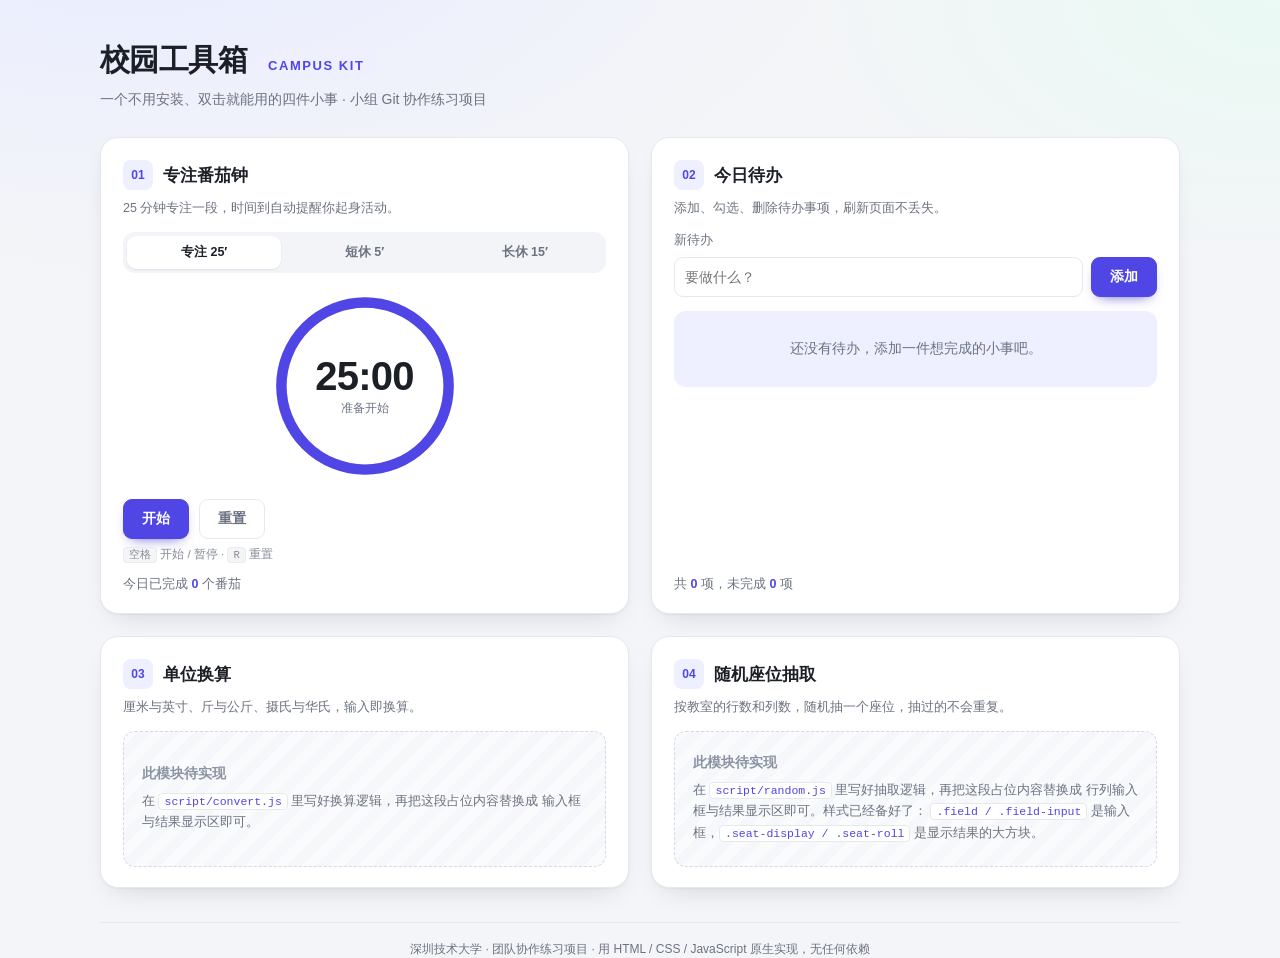
<file: index.html>
<!DOCTYPE html>
<html lang="zh-CN">
<head>
  <meta charset="UTF-8">
  <meta name="viewport" content="width=device-width, initial-scale=1.0">
  <title>校园工具箱 · Campus Kit</title>
  <meta name="description" content="一个不用安装、打开就能用的校园小工具合集：专注番茄钟、待办清单、单位换算、随机座位抽取。">
  <link rel="stylesheet" href="style.css">
  <link rel="stylesheet" href="style/todo.css">
</head>
<body>

  <header class="site-header">
    <h1 class="site-title">校园工具箱<span class="site-title-en">Campus Kit</span></h1>
    <p class="site-subtitle">一个不用安装、双击就能用的四件小事 · 小组 Git 协作练习项目</p>
  </header>

  <main class="grid">

    <!-- ==================== 01 专注番茄钟（cmsq 负责） ==================== -->
    <section class="card" id="card-timer" aria-labelledby="timer-heading">
      <div class="card-head">
        <span class="card-no">01</span>
        <h2 class="card-title" id="timer-heading">专注番茄钟</h2>
      </div>
      <p class="card-hint">25 分钟专注一段，时间到自动提醒你起身活动。</p>

      <div class="mode-tabs" role="group" aria-label="选择时长">
        <button class="mode-tab is-active" data-mode="focus" data-min="25">专注 25′</button>
        <button class="mode-tab" data-mode="short" data-min="5">短休 5′</button>
        <button class="mode-tab" data-mode="long" data-min="15">长休 15′</button>
      </div>

      <div class="timer-ring">
        <svg class="ring-svg" viewBox="0 0 200 200" aria-hidden="true">
          <circle class="ring-bg" cx="100" cy="100" r="88"></circle>
          <circle class="ring-fg" cx="100" cy="100" r="88"></circle>
        </svg>
        <!-- role="timer" 让读屏软件知道这是个计时器；aria-live 只在状态变化时播报，避免每秒念一次 -->
        <div class="timer-display" role="timer" aria-live="off">
          <span class="timer-time" id="timer-time">25:00</span>
          <span class="timer-state" id="timer-state" aria-live="polite">准备开始</span>
        </div>
      </div>

      <div class="btn-row">
        <button class="btn btn-primary" id="btn-timer-start">开始</button>
        <button class="btn btn-ghost" id="btn-timer-reset">重置</button>
      </div>

      <p class="card-tip"><kbd>空格</kbd> 开始 / 暂停 · <kbd>R</kbd> 重置</p>

      <p class="card-meta">今日已完成 <strong id="timer-done">0</strong> 个番茄</p>
    </section>

    <!-- ==================== 02 待办清单（wyxltyz 负责） ==================== -->
    <section class="card" id="card-todo" aria-labelledby="todo-heading">
      <div class="card-head">
        <span class="card-no">02</span>
        <h2 class="card-title" id="todo-heading">今日待办</h2>
      </div>
      <p class="card-hint">添加、勾选、删除待办事项，刷新页面不丢失。</p>

      <form class="todo-input-row" id="todo-form">
        <label class="field-label" for="todo-input">新待办</label>
        <div class="todo-input-controls">
          <input class="field-input" id="todo-input" type="text" placeholder="要做什么？" maxlength="200" autocomplete="off" aria-describedby="todo-feedback">
          <button class="btn btn-primary" id="btn-todo-add" type="submit">添加</button>
        </div>
      </form>
      <p class="card-meta" id="todo-feedback" role="status"></p>
      <p class="card-meta" id="todo-storage-status" role="status"></p>
      <p class="todo-empty" id="todo-empty">还没有待办，添加一件想完成的小事吧。</p>
      <ul class="todo-list" id="todo-list" aria-label="待办事项"></ul>
      <p class="card-meta" id="todo-summary" aria-live="polite">共 <strong id="todo-total">0</strong> 项，未完成 <strong id="todo-remaining">0</strong> 项</p>
    </section>

    <!-- ==================== 03 单位换算（留待组员实现） ==================== -->
    <section class="card" id="card-convert" aria-labelledby="convert-heading">
      <div class="card-head">
        <span class="card-no">03</span>
        <h2 class="card-title" id="convert-heading">单位换算</h2>
      </div>
      <p class="card-hint">厘米与英寸、斤与公斤、摄氏与华氏，输入即换算。</p>

      <div class="placeholder" id="convert-placeholder">
        <p class="placeholder-title">此模块待实现</p>
        <p class="placeholder-text">
          在 <code>script/convert.js</code> 里写好换算逻辑，再把这段占位内容替换成
          输入框与结果显示区即可。
        </p>
      </div>
    </section>

    <!-- ==================== 04 随机座位抽取（留待组员实现） ==================== -->
    <section class="card" id="card-random" aria-labelledby="random-heading">
      <div class="card-head">
        <span class="card-no">04</span>
        <h2 class="card-title" id="random-heading">随机座位抽取</h2>
      </div>
      <p class="card-hint">按教室的行数和列数，随机抽一个座位，抽过的不会重复。</p>

      <div class="placeholder" id="random-placeholder">
        <p class="placeholder-title">此模块待实现</p>
        <p class="placeholder-text">
          在 <code>script/random.js</code> 里写好抽取逻辑，再把这段占位内容替换成
          行列输入框与结果显示区即可。样式已经备好了：
          <code>.field / .field-input</code> 是输入框，<code>.seat-display / .seat-roll</code>
          是显示结果的大方块。
        </p>
      </div>
      <!-- 组员实现时，把上面的 .placeholder 换成类似结构：
      <div class="seat-config">
        <label class="field"><span class="field-label">行数</span>
          <input class="field-input" id="seat-rows" type="number" min="1" max="20" value="6"></label>
        <label class="field"><span class="field-label">列数</span>
          <input class="field-input" id="seat-cols" type="number" min="1" max="20" value="8"></label>
        <label class="check"><input id="seat-unique" type="checkbox" checked><span>不重复抽取</span></label>
      </div>
      <div class="seat-display" id="seat-display" aria-live="polite">
        <span class="seat-roll" id="seat-roll">—</span>
      </div>
      <div class="btn-row">
        <button class="btn btn-primary" id="btn-seat-draw">抽一个座位</button>
        <button class="btn btn-ghost" id="btn-seat-reset">清空记录</button>
      </div>
      <p class="card-meta">共 <strong id="seat-total">48</strong> 个座位，已抽 <strong id="seat-used">0</strong> 个</p>
      -->
    </section>

  </main>

  <footer class="site-footer">
    <p>深圳技术大学 · 团队协作练习项目 · 用 HTML / CSS / JavaScript 原生实现，无任何依赖</p>
  </footer>

  <script src="script/timer.js"></script>
  <script src="script/todo.js"></script>
  <!-- 组员完成对应模块后，在这里补上对应的一行（去掉前面的注释符号即可）：
  <script src="script/convert.js"></script>
  <script src="script/random.js"></script>
  -->

</body>
</html>
</file>
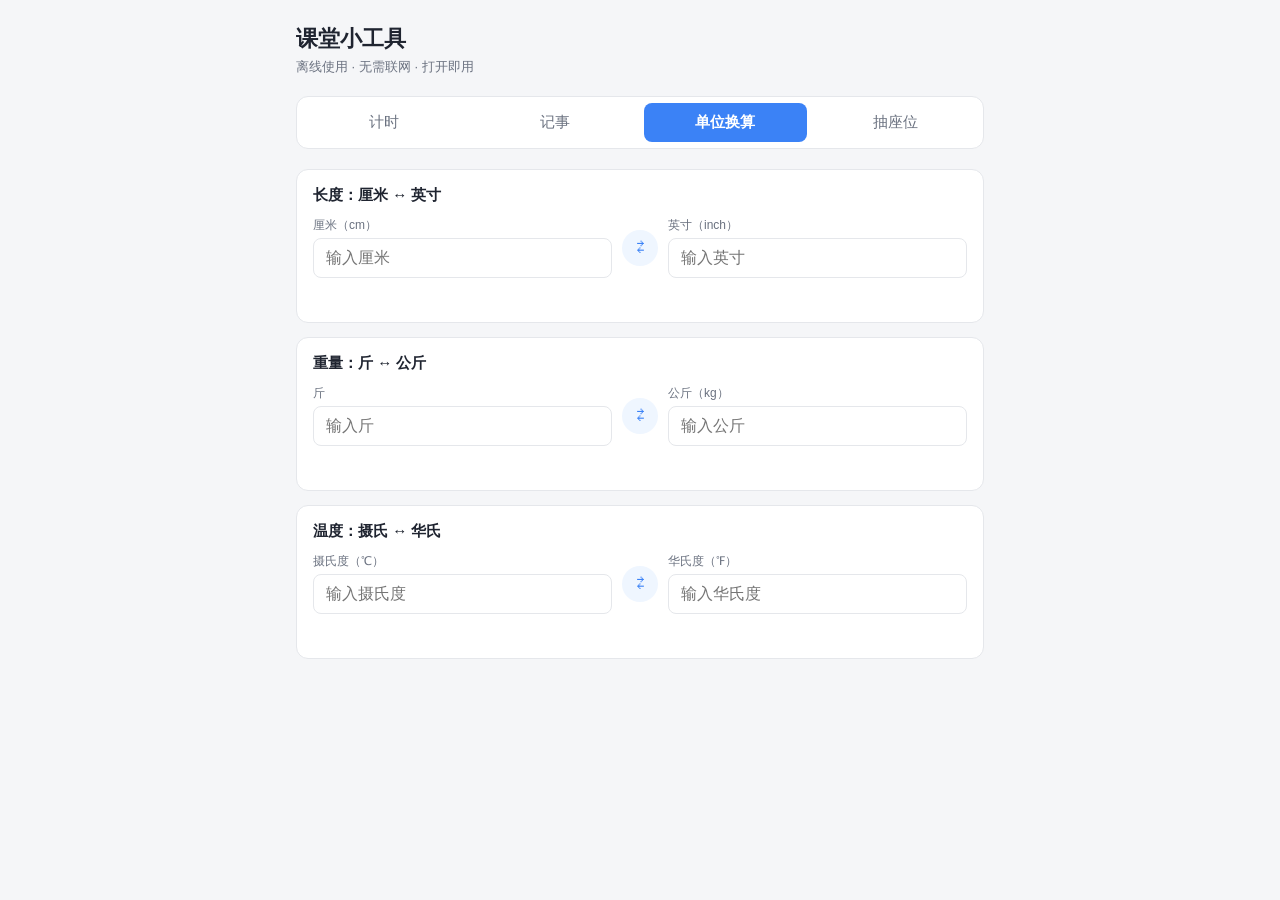
<file: 课堂小工具.html>
<!DOCTYPE html>
<html lang="zh-CN">
<head>
<meta charset="utf-8">
<meta name="viewport" content="width=device-width, initial-scale=1">
<title>课堂小工具</title>
<style>
:root{
  --bg:#f5f6f8;
  --card:#ffffff;
  --ink:#1f2430;
  --sub:#6b7280;
  --line:#e5e7eb;
  --brand:#3b82f6;
  --brand-soft:#eff6ff;
}
*{box-sizing:border-box}
body{
  margin:0;
  font-family:"Microsoft YaHei","PingFang SC",sans-serif;
  background:var(--bg);
  color:var(--ink);
  min-height:100vh;
}
.wrap{max-width:720px;margin:0 auto;padding:24px 16px 48px}
h1{font-size:22px;margin:0 0 4px}
.subtitle{color:var(--sub);font-size:13px;margin:0 0 20px}

/* 顶部标签切换 */
.tabs{
  display:flex;gap:8px;background:var(--card);
  padding:6px;border:1px solid var(--line);border-radius:12px;
  margin-bottom:20px;
}
.tab{
  flex:1;text-align:center;padding:10px 0;border-radius:8px;
  font-size:15px;cursor:pointer;user-select:none;color:var(--sub);
}
.tab.active{background:var(--brand);color:#fff;font-weight:600}
.tab:not(.active):hover{background:var(--brand-soft);color:var(--brand)}

/* 面板 */
.panel{display:none}
.panel.active{display:block}

/* 换算卡片 */
.card{
  background:var(--card);border:1px solid var(--line);
  border-radius:12px;padding:16px;margin-bottom:14px;
}
.card h3{margin:0 0 12px;font-size:15px}
.row{display:flex;align-items:center;gap:10px}
.field{flex:1}
.field label{display:block;font-size:12px;color:var(--sub);margin-bottom:4px}
.field input{
  width:100%;padding:10px 12px;font-size:16px;
  border:1px solid var(--line);border-radius:8px;outline:none;
}
.field input:focus{border-color:var(--brand);background:var(--brand-soft)}
.swap{
  width:36px;height:36px;border:none;border-radius:50%;
  background:var(--brand-soft);color:var(--brand);
  font-size:18px;cursor:pointer;flex-shrink:0;
}
.swap:hover{background:#dbeafe}
.result{
  margin-top:10px;font-size:13px;color:var(--sub);
  min-height:18px;
}
.result b{color:var(--brand);font-size:14px}

/* 占位面板 */
.placeholder{
  background:var(--card);border:1px dashed var(--line);
  border-radius:12px;padding:48px 16px;text-align:center;color:var(--sub);
}
</style>
</head>
<body>
<div class="wrap">
  <h1>课堂小工具</h1>
  <p class="subtitle">离线使用 · 无需联网 · 打开即用</p>

  <div class="tabs">
    <div class="tab" data-panel="timer">计时</div>
    <div class="tab" data-panel="notes">记事</div>
    <div class="tab active" data-panel="convert">单位换算</div>
    <div class="tab" data-panel="seat">抽座位</div>
  </div>

  <!-- 计时（占位） -->
  <div class="panel" id="panel-timer">
    <div class="placeholder">⏱ 计时功能 · 待开发</div>
  </div>

  <!-- 记事（占位） -->
  <div class="panel" id="panel-notes">
    <div class="placeholder">📝 记事功能 · 待开发</div>
  </div>

  <!-- 单位换算 -->
  <div class="panel active" id="panel-convert">

    <div class="card">
      <h3>长度：厘米 ↔ 英寸</h3>
      <div class="row">
        <div class="field">
          <label>厘米（cm）</label>
          <input type="number" step="any" id="cm-in" placeholder="输入厘米">
        </div>
        <button class="swap" id="cm-swap" title="交换方向">⇄</button>
        <div class="field">
          <label>英寸（inch）</label>
          <input type="number" step="any" id="inch-in" placeholder="输入英寸">
        </div>
      </div>
      <div class="result" id="cm-result"></div>
    </div>

    <div class="card">
      <h3>重量：斤 ↔ 公斤</h3>
      <div class="row">
        <div class="field">
          <label>斤</label>
          <input type="number" step="any" id="jin-in" placeholder="输入斤">
        </div>
        <button class="swap" id="jin-swap" title="交换方向">⇄</button>
        <div class="field">
          <label>公斤（kg）</label>
          <input type="number" step="any" id="kg-in" placeholder="输入公斤">
        </div>
      </div>
      <div class="result" id="jin-result"></div>
    </div>

    <div class="card">
      <h3>温度：摄氏 ↔ 华氏</h3>
      <div class="row">
        <div class="field">
          <label>摄氏度（℃）</label>
          <input type="number" step="any" id="c-in" placeholder="输入摄氏度">
        </div>
        <button class="swap" id="c-swap" title="交换方向">⇄</button>
        <div class="field">
          <label>华氏度（℉）</label>
          <input type="number" step="any" id="f-in" placeholder="输入华氏度">
        </div>
      </div>
      <div class="result" id="c-result"></div>
    </div>

  </div>

  <!-- 抽座位（占位） -->
  <div class="panel" id="panel-seat">
    <div class="placeholder">🎲 抽座位功能 · 待开发</div>
  </div>
</div>

<script>
/* ================= 标签切换 ================= */
document.querySelectorAll('.tab').forEach(function(tab){
  tab.addEventListener('click', function(){
    document.querySelectorAll('.tab').forEach(function(t){ t.classList.remove('active'); });
    document.querySelectorAll('.panel').forEach(function(p){ p.classList.remove('active'); });
    tab.classList.add('active');
    document.getElementById('panel-' + tab.dataset.panel).classList.add('active');
  });
});

/* ================= 通用换算组件 =================
   用法：bindConvert({
     left:  左输入框 id, right: 右输入框 id,
     toRight: 左->右 的换算函数, toLeft: 右->左 的换算函数,
     result: 结果提示行 id,
     leftName / rightName: 提示文字里的单位名
   })
   在任一侧输入时，另一侧即时更新；清空一侧则另一侧同步清空。 */
function bindConvert(opt){
  var left  = document.getElementById(opt.left);
  var right = document.getElementById(opt.right);
  var result= document.getElementById(opt.result);
  var fmt = function(v){ return Math.round(v * 100) / 100; };

  function show(text){ result.innerHTML = text; }

  function fromLeft(){
    var v = parseFloat(left.value);
    if (isNaN(v)) {           // 左侧为空或非法：清空右侧
      right.value = '';
      show('&nbsp;');
      return;
    }
    var r = opt.toRight(v);
    right.value = fmt(r);
    show(v + ' ' + opt.leftName + ' = <b>' + fmt(r) + ' ' + opt.rightName + '</b>');
  }

  function fromRight(){
    var v = parseFloat(right.value);
    if (isNaN(v)) {
      left.value = '';
      show('&nbsp;');
      return;
    }
    var r = opt.toLeft(v);
    left.value = fmt(r);
    show(v + ' ' + opt.rightName + ' = <b>' + fmt(r) + ' ' + opt.leftName + '</b>');
  }

  left.addEventListener('input', fromLeft);
  right.addEventListener('input', fromRight);

  /* 交换按钮：把当前结果搬到另一侧并反转方向 */
  document.getElementById(opt.swapBtn).addEventListener('click', function(){
    var lv = parseFloat(left.value), rv = parseFloat(right.value);
    if (isNaN(lv) && isNaN(rv)) return;
    /* 交换两侧当前数值，并自动补算一次让结果行保持一致 */
    var tmp = left.value;
    left.value = right.value;
    right.value = tmp;
    if (left.value !== '') { fromLeft(); } else { fromRight(); }
  });
}

/* ================= 三个换算的具体定义 ================= */

/* 长度：1 英寸 = 2.54 厘米 */
bindConvert({
  left:'cm-in', right:'inch-in', swapBtn:'cm-swap', result:'cm-result',
  leftName:'厘米', rightName:'英寸',
  toRight: function(v){ return v / 2.54; },
  toLeft:  function(v){ return v * 2.54; }
});

/* 重量：1 公斤 = 2 斤 */
bindConvert({
  left:'jin-in', right:'kg-in', swapBtn:'jin-swap', result:'jin-result',
  leftName:'斤', rightName:'公斤',
  toRight: function(v){ return v / 2; },
  toLeft:  function(v){ return v * 2; }
});

/* 温度：华氏 = 摄氏 × 9/5 + 32 */
bindConvert({
  left:'c-in', right:'f-in', swapBtn:'c-swap', result:'c-result',
  leftName:'℃', rightName:'℉',
  toRight: function(v){ return v * 9 / 5 + 32; },
  toLeft:  function(v){ return (v - 32) * 5 / 9; }
});
</script>
</body>
</html>
</file>
<file: style.css>
/* ============================================================
   校园工具箱 · 全局样式
   负责人：cmsq
   思路：一套 CSS 变量控制颜色和圆角，四个卡片共用同一套骨架，
        组员接自己模块时不需要再写布局，只需要用 .btn / .field 这些现成类名。
   ============================================================ */

:root {
  /* 颜色 */
  --bg: #f4f5f8;
  --bg-grad: radial-gradient(1200px 600px at 10% -10%, #e8ecff 0%, transparent 60%),
             radial-gradient(900px 500px at 100% 0%, #eafaf4 0%, transparent 55%);
  --card: #ffffff;
  --ink: #1b1f26;
  --muted: #6b7280;
  --line: #e6e8ee;
  --accent: #4f46e5;
  --accent-dark: #4338ca;
  --accent-soft: #eef0ff;
  --ok: #10b981;
  --warn: #f59e0b;
  --danger: #ef4444;

  /* 尺寸 */
  --radius-lg: 18px;
  --radius-md: 12px;
  --radius-sm: 9px;
  --shadow: 0 1px 2px rgba(16, 24, 40, .04),
            0 12px 28px -14px rgba(16, 24, 40, .18);

  /* 中性色单独抽出一层：深色模式只需重新声明这一组，组件规则一行都不用改 */
  --surface: #ffffff;         /* 按钮、输入框的底色 */
  --surface-2: #f3f4f7;       /* 分段控件的槽底 */
  --surface-3: #fafbfc;       /* 悬停时的浅底 */
  --line-strong: #cfd3dd;     /* 悬停时的描边 */
  --ring-track: #eef0f5;      /* 圆环的底圈 */
  --dash-a: #fafbfd;          /* 占位块的斜纹 */
  --dash-b: #f5f7fb;
  --placeholder-line: #d4d9e4;
}

* { box-sizing: border-box; }

html, body { height: 100%; }

body {
  margin: 0;
  padding: 40px 24px 56px;
  font-family: -apple-system, BlinkMacSystemFont, "Segoe UI", "PingFang SC",
               "Hiragino Sans GB", "Microsoft YaHei", sans-serif;
  color: var(--ink);
  background-color: var(--bg);
  background-image: var(--bg-grad);
  background-repeat: no-repeat;
  -webkit-font-smoothing: antialiased;
}

/* ---------------- 页头 ---------------- */

.site-header {
  max-width: 1080px;
  margin: 0 auto 28px;
}

.site-title {
  display: flex;
  align-items: baseline;
  gap: 12px;
  margin: 0;
  font-size: 30px;
  font-weight: 800;
  letter-spacing: -.02em;
}

.site-title-en {
  font-size: 13px;
  font-weight: 600;
  letter-spacing: .12em;
  text-transform: uppercase;
  color: var(--accent);
  background: var(--accent-soft);
  padding: 4px 9px;
  border-radius: 999px;
}

.site-subtitle {
  margin: 10px 0 0;
  font-size: 14px;
  color: var(--muted);
}

/* ---------------- 2×2 卡片网格 ---------------- */

.grid {
  max-width: 1080px;
  margin: 0 auto;
  display: grid;
  grid-template-columns: repeat(2, minmax(0, 1fr));
  gap: 22px;
}

.card {
  display: flex;
  flex-direction: column;
  gap: 14px;
  padding: 22px 22px 20px;
  background: var(--card);
  border: 1px solid var(--line);
  border-radius: var(--radius-lg);
  box-shadow: var(--shadow);
  transition: transform .18s ease, box-shadow .18s ease;
}

.card:hover {
  transform: translateY(-2px);
  box-shadow: 0 2px 4px rgba(16, 24, 40, .05),
              0 20px 40px -18px rgba(16, 24, 40, .26);
}

.card-head {
  display: flex;
  align-items: center;
  gap: 10px;
}

.card-no {
  flex: none;
  width: 30px;
  height: 30px;
  display: grid;
  place-items: center;
  font-size: 12px;
  font-weight: 700;
  font-variant-numeric: tabular-nums;
  color: var(--accent);
  background: var(--accent-soft);
  border-radius: 8px;
}

.card-title {
  margin: 0;
  font-size: 17px;
  font-weight: 700;
}

.card-hint {
  margin: -6px 0 0;
  font-size: 12.5px;
  line-height: 1.6;
  color: var(--muted);
}

.card-meta {
  margin: 0;
  font-size: 12.5px;
  color: var(--muted);
}

.card-meta strong {
  color: var(--accent);
  font-variant-numeric: tabular-nums;
}

/* 快捷键提示：比说明文字再弱一级 */
.card-tip {
  margin: -6px 0 0;
  font-size: 11.5px;
  color: var(--muted);
  opacity: .82;
}

.card-tip kbd {
  padding: 1px 5px;
  font-family: ui-monospace, SFMono-Regular, Consolas, monospace;
  font-size: 10.5px;
  color: var(--muted);
  background: var(--surface-2);
  border: 1px solid var(--line);
  border-radius: 4px;
}

/* ---------------- 通用控件 ---------------- */

.btn {
  padding: 10px 18px;
  font-family: inherit;
  font-size: 13.5px;
  font-weight: 600;
  color: var(--ink);
  background: var(--surface);
  border: 1px solid var(--line);
  border-radius: var(--radius-sm);
  cursor: pointer;
  transition: background .15s ease, border-color .15s ease,
              color .15s ease, transform .1s ease;
}

.btn:hover { border-color: var(--line-strong); background: var(--surface-3); }
.btn:active { transform: scale(.97); }

.btn:focus-visible,
.field-input:focus-visible,
input[type="checkbox"]:focus-visible {
  outline: 2px solid var(--accent);
  outline-offset: 2px;
}

.btn-primary {
  color: #fff;
  background: var(--accent);
  border-color: var(--accent);
  box-shadow: 0 6px 14px -8px var(--accent-dark);
}

.btn-primary:hover {
  background: var(--accent-dark);
  border-color: var(--accent-dark);
}

.btn-ghost { color: var(--muted); background: transparent; }

.btn-row {
  display: flex;
  gap: 10px;
  flex-wrap: wrap;
}

.field {
  display: flex;
  align-items: center;
  gap: 8px;
}

.field-label {
  font-size: 12.5px;
  color: var(--muted);
}

.field-input {
  width: 64px;
  padding: 8px 10px;
  font-family: inherit;
  font-size: 14px;
  font-variant-numeric: tabular-nums;
  color: var(--ink);
  background: var(--surface);
  border: 1px solid var(--line);
  border-radius: var(--radius-sm);
  text-align: center;
}

.check {
  display: flex;
  align-items: center;
  gap: 7px;
  font-size: 12.5px;
  color: var(--muted);
  cursor: pointer;
  user-select: none;
}

.check input { width: 15px; height: 15px; accent-color: var(--accent); cursor: pointer; }

/* ---------------- 01 番茄钟 ---------------- */

.mode-tabs {
  display: flex;
  gap: 6px;
  padding: 4px;
  background: var(--surface-2);
  border-radius: var(--radius-md);
}

.mode-tab {
  flex: 1;
  padding: 8px 6px;
  font-family: inherit;
  font-size: 12.5px;
  font-weight: 600;
  color: var(--muted);
  background: transparent;
  border: 0;
  border-radius: var(--radius-sm);
  cursor: pointer;
  transition: background .15s ease, color .15s ease;
}

.mode-tab:hover { color: var(--ink); }

.mode-tab.is-active {
  color: var(--ink);
  background: var(--surface);
  box-shadow: 0 1px 2px rgba(16, 24, 40, .08);
}

.timer-ring {
  position: relative;
  width: 190px;
  height: 190px;
  margin: 4px auto;
}

.ring-svg {
  width: 100%;
  height: 100%;
  transform: rotate(-90deg);
}

.ring-bg,
.ring-fg {
  fill: none;
  stroke-width: 11;
  stroke-linecap: round;
}

.ring-bg { stroke: var(--ring-track); }

.ring-fg {
  stroke: var(--accent);
  transition: stroke-dashoffset .3s linear, stroke .3s ease;
}

/* 计时结束时的告警色（由 JS 切换 is-done 类） */
.timer-ring.is-done .ring-fg { stroke: var(--ok); }

.timer-display {
  position: absolute;
  inset: 0;
  display: flex;
  flex-direction: column;
  align-items: center;
  justify-content: center;
  gap: 4px;
}

.timer-time {
  font-size: 40px;
  font-weight: 700;
  font-variant-numeric: tabular-nums;
  letter-spacing: -.02em;
  line-height: 1;
}

.timer-state {
  font-size: 12px;
  color: var(--muted);
}

/* 计时进行中让状态文字轻微呼吸 */
.timer-ring.is-running .timer-state { color: var(--accent); }

/* ---------------- 04 随机座位 ---------------- */

.seat-config {
  display: flex;
  align-items: center;
  gap: 14px;
  flex-wrap: wrap;
}

.seat-display {
  display: grid;
  place-items: center;
  min-height: 104px;
  padding: 12px;
  background: var(--accent-soft);
  border-radius: var(--radius-md);
  overflow: hidden;
}

.seat-roll {
  font-size: clamp(24px, 4vw, 34px);
  font-weight: 800;
  font-variant-numeric: tabular-nums;
  letter-spacing: .01em;
  color: var(--accent);
  text-align: center;
  transition: transform .12s ease;
}

/* 滚动中：轻微放大 + 变淡，制造"数字飞快跳动"的感觉 */
.seat-display.is-rolling .seat-roll {
  transform: scale(1.06);
  opacity: .55;
}

/* 抽中结果揭晓时的闪光 */
@keyframes seat-pop {
  0%   { transform: scale(.86); }
  60%  { transform: scale(1.08); }
  100% { transform: scale(1); }
}

.seat-display.is-hit .seat-roll {
  animation: seat-pop .32s ease-out;
  color: var(--ink);
}

.seat-display.is-empty .seat-roll {
  font-size: 16px;
  font-weight: 600;
  color: var(--muted);
}

/* ---------------- 占位模块（02 / 03 待组员实现） ---------------- */

.placeholder {
  flex: 1;
  display: flex;
  flex-direction: column;
  justify-content: center;
  gap: 8px;
  padding: 22px 18px;
  background: repeating-linear-gradient(
    135deg, var(--dash-a), var(--dash-a) 10px, var(--dash-b) 10px, var(--dash-b) 20px
  );
  border: 1px dashed var(--placeholder-line);
  border-radius: var(--radius-md);
}

.placeholder-title {
  margin: 0;
  font-size: 13.5px;
  font-weight: 700;
  color: #8b93a3;
}

.placeholder-text {
  margin: 0;
  font-size: 12.5px;
  line-height: 1.7;
  color: var(--muted);
}

.placeholder-text code {
  padding: 1px 5px;
  font-family: ui-monospace, SFMono-Regular, Consolas, monospace;
  font-size: 11.5px;
  color: var(--accent);
  background: var(--surface);
  border: 1px solid var(--line);
  border-radius: 4px;
}

/* ---------------- 页脚 ---------------- */

.site-footer {
  max-width: 1080px;
  margin: 34px auto 0;
  padding-top: 18px;
  border-top: 1px solid var(--line);
}

.site-footer p {
  margin: 0;
  font-size: 12px;
  color: var(--muted);
  text-align: center;
}

/* ---------------- 响应式：窄屏落成单列 ---------------- */

@media (max-width: 860px) {
  body { padding: 26px 16px 40px; }
  .grid { grid-template-columns: 1fr; gap: 18px; }
  .site-title { font-size: 24px; }
  .timer-ring { width: 160px; height: 160px; }
  .timer-time { font-size: 34px; }
}

/* ---------------- 深色模式 ----------------
   跟随系统设置自动切换：Windows 里「设置 → 个性化 → 颜色 → 选择你的默认应用模式」选深色即可。
   这里只重新声明变量，下面的组件规则一行都不用改 —— 这就是当初把颜色抽成变量的好处。
   --------------------------------------------- */

@media (prefers-color-scheme: dark) {
  :root {
    color-scheme: dark;

    --bg: #0f1115;
    --bg-grad: radial-gradient(1200px 600px at 10% -10%, #1b2140 0%, transparent 60%),
               radial-gradient(900px 500px at 100% 0%, #12261f 0%, transparent 55%);
    --card: #171a21;
    --ink: #e7eaf0;
    --muted: #98a1b2;
    --line: #262b35;

    --accent: #8b8cf7;
    --accent-dark: #a5a6ff;
    --accent-soft: #232546;
    --ok: #34d399;
    --warn: #fbbf24;

    --surface: #1e222b;
    --surface-2: #14171d;
    --surface-3: #22262f;
    --line-strong: #333a47;
    --ring-track: #262b35;
    --dash-a: #1a1e26;
    --dash-b: #151920;
    --placeholder-line: #333a47;

    --shadow: 0 1px 2px rgba(0, 0, 0, .5),
              0 14px 30px -16px rgba(0, 0, 0, .9);
  }

  /* 主按钮在深色下用深字配亮紫，对比度更高 */
  .btn-primary,
  .btn-primary:hover {
    color: #10132b;
  }

  .ring-bg { stroke: var(--ring-track); }
}

/* 尊重系统"减少动画"设置 */
@media (prefers-reduced-motion: reduce) {
  *, *::before, *::after {
    animation-duration: .001ms !important;
    transition-duration: .001ms !important;
  }
}
</file>
<file: style/todo.css>
/* 今日待办的局部样式，复用全局颜色与按钮，不影响其他卡片。 */
#card-todo .todo-input-row {
  display: grid;
  gap: 8px;
}

#card-todo .todo-input-controls {
  display: flex;
  gap: 8px;
}

#card-todo #todo-input {
  flex: 1;
  width: 100%;
  min-width: 0;
  text-align: left;
}

#card-todo .todo-list {
  display: grid;
  gap: 8px;
  padding: 0;
  margin: 0;
  list-style: none;
  max-height: 300px;
  overflow-y: auto;
}

#card-todo .todo-item {
  display: flex;
  align-items: center;
  gap: 8px;
  padding: 10px;
  border: 1px solid var(--line);
  border-radius: var(--radius-sm);
}

#card-todo .todo-label {
  display: flex;
  align-items: center;
  gap: 10px;
  flex: 1;
  min-width: 0;
  font-size: 14px;
  line-height: 1.6;
  cursor: pointer;
}

#card-todo .todo-checkbox {
  flex: none;
  width: 17px;
  height: 17px;
  accent-color: var(--accent);
}

#card-todo .todo-text {
  min-width: 0;
  overflow-wrap: anywhere;
}

#card-todo .is-complete .todo-text {
  color: var(--muted);
  text-decoration: line-through;
}

#card-todo .todo-delete {
  flex: none;
  padding: 6px 9px;
  color: var(--danger);
}

#card-todo .todo-empty {
  padding: 26px 16px;
  margin: 0;
  border-radius: var(--radius-md);
  background: var(--accent-soft);
  color: var(--muted);
  font-size: 14px;
  line-height: 1.7;
  text-align: center;
}

#card-todo #todo-feedback:empty,
#card-todo #todo-storage-status:empty,
#card-todo .todo-list:empty {
  display: none;
}

#card-todo #todo-feedback,
#card-todo #todo-storage-status {
  line-height: 1.6;
  color: var(--accent-dark);
}

#card-todo #todo-summary {
  margin-top: auto;
}
</file>
